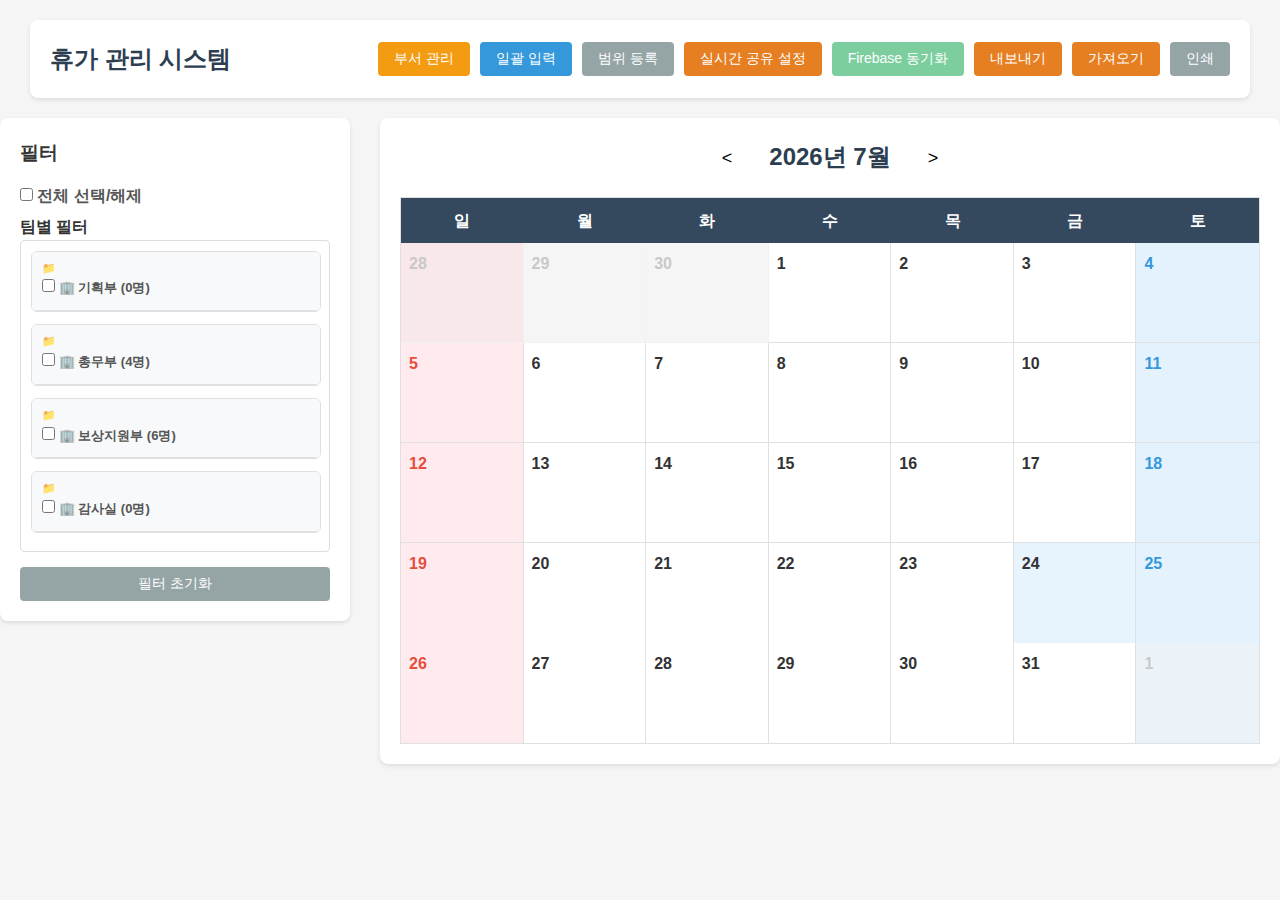
<file: js/index.html>
<!DOCTYPE html>
<html lang="ko">
<head>
    <meta charset="UTF-8">
    <meta name="viewport" content="width=device-width, initial-scale=1.0">
    <title>휴가 관리 시스템</title>
    <link rel="stylesheet" href="css/style.css">
    <link rel="stylesheet" href="css/mobile.css">
</head>
<body>
    <div class="container">
        <header>
            <h1>휴가 관리 시스템</h1>
            <div class="header-controls">
                <button id="employeeManageBtn" class="btn btn-warning">부서 관리</button>
                <button id="batchInputBtn" class="btn btn-primary">일괄 입력</button>
                <button id="batchRegisterBtn" class="btn btn-secondary">범위 등록</button>
                <button id="firebaseSetupBtn" class="btn btn-info">실시간 공유 설정</button>
                <button id="firebaseSyncBtn" class="btn btn-success" disabled>Firebase 동기화</button>
                <button id="exportBtn" class="btn btn-info">내보내기</button>
                <button id="importBtn" class="btn btn-info">가져오기</button>
                <button id="printBtn" class="btn btn-secondary">인쇄</button>
                <input type="file" id="importFile" accept=".json" style="display: none;">
            </div>
        </header>

        <main>
            <div class="main-content-wrapper">
                <!-- 필터링 UI -->
                <div class="filter-controls">
                    <h3>필터</h3>
                    <div class="filter-section">
                        <label><input type="checkbox" id="selectAllFilterEmployees"> 전체 선택/해제</label>
                        <h4>팀별 필터</h4>
                        <div class="checkbox-group" id="teamFilterCheckboxes">
                            <!-- 팀별 체크박스가 여기에 동적으로 추가됩니다 -->
                        </div>
                    </div>
                    <button id="resetFilterBtn" class="btn btn-secondary">필터 초기화</button>
                </div>

                <div class="calendar-container">
                    <div class="calendar-header">
                        <button id="prevMonth" class="nav-btn">&lt;</button>
                        <h2 id="currentMonth"></h2>
                        <button id="nextMonth" class="nav-btn">&gt;</button>
                    </div>
                    <div id="calendar" class="calendar"></div>
                </div>
            </div>
        </main>

        <!-- 개별 휴가 등록 모달 -->
        <div id="vacationModal" class="modal">
            <div class="modal-content">
                <span class="close">&times;</span>
                <h3>휴가 등록</h3>
                <form id="vacationForm">
                    <div class="form-group">
                        <label for="selectedDate">날짜</label>
                        <input type="text" id="selectedDate" readonly>
                    </div>
                    <div class="form-group">
                        <label for="employeeName">직원 이름</label>
                        <select id="employeeName" required>
                            <option value="">선택하세요</option>
                        </select>
                    </div>
                    <div class="form-group">
                        <label for="vacationType">휴가 유형</label>
                        <select id="vacationType" required>
                            <option value="연차">연차휴가</option>
                            <option value="특별">특별휴가</option>
                            <option value="오전">오전반차</option>
                            <option value="오후">오후반차</option>
                        </select>
                    </div>
                    <div class="form-actions">
                        <button type="submit" class="btn btn-primary">등록</button>
                        <button type="button" class="btn btn-secondary" id="cancelVacation">취소</button>
                    </div>
                </form>
            </div>
        </div>

        <!-- 일괄 입력 모달 -->
        <div id="batchInputModal" class="modal">
            <div class="modal-content modal-large">
                <span class="close">&times;</span>
                <h3>휴가 일괄 입력</h3>
                <div class="batch-input-container">
                    <div class="input-section">
                        <h4>입력 형식 예시</h4>
                        <pre class="example">임국단
0701
0702
0806(오후)
0929
1012

김철수
0715(오전)
0820
0821</pre>
                        <textarea id="batchInputText" placeholder="직원명과 휴가 날짜를 입력하세요..." rows="15"></textarea>
                        <button id="parseBatchInput" class="btn btn-primary">파싱하기</button>
                    </div>
                    <div class="preview-section">
                        <h4>파싱 결과 미리보기</h4>
                        <div id="parsePreview"></div>
                        <div class="form-actions">
                            <button id="confirmBatchInput" class="btn btn-success" disabled>등록하기</button>
                            <button id="cancelBatchInput" class="btn btn-secondary">취소</button>
                        </div>
                    </div>
                </div>
            </div>
        </div>

        <!-- 범위 일괄 등록 모달 -->
        <div id="batchRegisterModal" class="modal">
            <div class="modal-content">
                <span class="close">&times;</span>
                <h3>범위 일괄 등록</h3>
                <form id="batchRegisterForm">
                    <div class="form-group">
                        <label>직원 선택</label>
                        <div id="employeeCheckboxes" class="checkbox-group"></div>
                    </div>
                    <div class="form-group">
                        <label for="startDate">시작일</label>
                        <input type="date" id="startDate" required>
                    </div>
                    <div class="form-group">
                        <label for="endDate">종료일</label>
                        <input type="date" id="endDate" required>
                    </div>
                    <div class="form-group">
                        <label for="batchVacationType">휴가 유형</label>
                        <select id="batchVacationType" required>
                            <option value="연차">연차휴가</option>
                            <option value="특별">특별휴가</option>
                            <option value="오전">오전반차</option>
                            <option value="오후">오후반차</option>
                        </select>
                    </div>
                    <div class="form-group">
                        <label for="excludeWeekends">
                            <input type="checkbox" id="excludeWeekends" checked>
                            주말 및 공휴일 제외
                        </label>
                    </div>
                    <div class="form-actions">
                        <button type="submit" class="btn btn-primary">등록</button>
                        <button type="button" class="btn btn-secondary" id="cancelBatchRegister">취소</button>
                    </div>
                </form>
            </div>
        </div>

        <!-- 휴가 수정/삭제 모달 -->
        <div id="editVacationModal" class="modal">
            <div class="modal-content">
                <span class="close">&times;</span>
                <h3>휴가 수정/삭제</h3>
                <div id="editVacationContent"></div>
            </div>
        </div>

        <!-- 다중 월 인쇄 모달 -->
        <div id="multiMonthPrintModal" class="modal">
            <div class="modal-content">
                <span class="close">&times;</span>
                <h3>인쇄 설정</h3>
                <form id="multiMonthPrintForm">
                    <div class="form-group">
                        <label for="printYear">연도 선택</label>
                        <select id="printYear" class="form-control"></select>
                    </div>
                    <div class="form-group">
                        <label>인쇄할 월 선택 (최대 6개월)</label>
                        <div id="monthCheckboxesContainer" class="checkbox-group">
                            <!-- 월 체크박스가 여기에 동적으로 추가됩니다 -->
                        </div>
                    </div>
                    <div class="form-actions">
                        <button type="submit" class="btn btn-primary">인쇄</button>
                        <button type="button" class="btn btn-secondary" id="cancelMultiMonthPrint">취소</button>
                    </div>
                </form>
            </div>
        </div>

        <!-- 직원 관리 모달 -->
        <div id="employeeManageModal" class="modal">
            <div class="modal-content modal-large">
                <span class="close">&times;</span>
                <h3>부서 관리</h3>
                <div class="employee-manage-container">
                    <!-- 상단: 부서, 팀, 직원 추가를 3개 열로 배치 -->
                    <div class="add-controls-row">
                        <div class="add-section">
                            <h4>부서 추가</h4>
                            <form id="departmentAddForm">
                                <div class="form-group">
                                    <input type="text" id="newDepartmentName" placeholder="새 부서 이름" required>
                                    <button type="submit" class="btn btn-primary">부서 추가</button>
                                </div>
                            </form>
                        </div>
                        <div class="add-section">
                            <h4>팀 추가</h4>
                            <form id="teamAddForm">
                                <div class="form-group">
                                    <input type="text" id="newTeamName" placeholder="새 팀 이름" required>
                                    <select id="newTeamDepartment" class="department-select" required>
                                        <option value="">부서 선택</option>
                                    </select>
                                    <button type="submit" class="btn btn-primary">팀 추가</button>
                                </div>
                            </form>
                        </div>
                        <div class="add-section">
                            <h4>직원 추가</h4>
                            <form id="employeeAddForm">
                                <div class="form-group">
                                    <input type="text" id="newEmployeeName" placeholder="직원 이름" required>
                                    <select id="newEmployeeDepartment" class="department-select" required>
                                        <option value="">부서 선택</option>
                                    </select>
                                    <select id="newEmployeeTeam" class="team-select">
                                        <option value="">팀 선택</option>
                                    </select>
                                    <select id="newEmployeeRole" class="role-select" required>
                                        <option value="member">팀원</option>
                                        <option value="leader">팀장</option>
                                        <option value="manager">부장</option>
                                    </select>
                                    <button type="submit" class="btn btn-primary">직원 추가</button>
                                </div>
                            </form>
                        </div>
                    </div>
                    
                    <!-- 하단: 부서 및 직원 관리 전체 공간 활용 -->
                    <div class="manage-section">
                        <h4>부서 및 직원 관리</h4>
                        <div class="combined-list" id="combinedEmployeeList">
                            <!-- 부서, 팀, 직원이 함께 여기에 표시됩니다 -->
                        </div>
                    </div>
                </div>
            </div>
        </div>
    </div>

    <script src="js/holidays.js"></script>
    <script src="js/storage.js"></script>
    <script src="js/firebase-sync.js"></script> <!-- Firebase 동기화 추가 -->
    <script src="js/calendar.js"></script> <!-- vacation.js 보다 먼저 로드 -->
    <script src="js/vacation.js"></script>
    <script src="js/textParser.js"></script>
    <script src="js/print.js"></script>

    <!-- 유틸리티 함수 추가 -->
    <script>
        // 날짜 문자열을 Date 객체로 변환
        function parseDateString(dateStr) {
            return new Date(dateStr);
        }

        // Date 객체를 YYYY-MM-DD 형식으로 변환
        function formatDateToYYYYMMDD(date) {
            const year = date.getFullYear();
            const month = String(date.getMonth() + 1).padStart(2, '0');
            const day = String(date.getDate()).padStart(2, '0');
            return `${year}-${month}-${day}`;
        }
    </script>


    <!-- 모든 스크립트가 로드된 후 애플리케이션 초기화 -->
    <script>
        document.addEventListener('DOMContentLoaded', () => {
            console.log('DOM 로드 완료, 애플리케이션 초기화 시작');
            
            // 정상 초기화 실행
            storage.init();
            
            if (typeof calendar !== 'undefined') {
                calendar.init();
            }
            
            vacationManager.init();
            
            if (typeof textParser !== 'undefined') {
                textParser.init();
            }
            
            // printManager가 있으면 초기화
            if (typeof printManager !== 'undefined') {
                printManager.init();
            }
            
            // Firebase 초기화
            initFirebase();
            
            console.log('애플리케이션 초기화 완료');
        });

        // Firebase 초기화 및 버튼 이벤트
        async function initFirebase() {
            // Firebase 설정 버튼
            document.getElementById('firebaseSetupBtn').addEventListener('click', () => {
                window.location.href = 'firebase-setup.html';
            });

            // Firebase 동기화 버튼
            document.getElementById('firebaseSyncBtn').addEventListener('click', async () => {
                if (firebaseSync.isOnline()) {
                    const success = await firebaseSync.syncToFirebase();
                    if (success) {
                        alert('Firebase에 데이터가 동기화되었습니다!');
                    } else {
                        alert('동기화 실패. 연결 상태를 확인해주세요.');
                    }
                } else {
                    alert('Firebase가 연결되지 않았습니다. 실시간 공유 설정을 확인해주세요.');
                }
            });

            // 자동으로 기본 Firebase 설정으로 연결 시도
            try {
                const connected = await firebaseSync.init(); // 매개변수 없이 호출하면 기본 설정 사용
                
                if (connected) {
                    document.getElementById('firebaseSyncBtn').disabled = false;
                    document.getElementById('firebaseSyncBtn').textContent = 'Firebase 동기화 ✅';
                    
                    // 초기 데이터 로드
                    await firebaseSync.loadFromFirebase();
                    
                    console.log('Firebase 자동 연결 성공! 실시간 동기화가 활성화되었습니다.');
                    
                    // 사용자에게 알림 (선택사항)
                    // alert('실시간 공유가 활성화되었습니다!');
                } else {
                    console.log('Firebase 자동 연결 실패. 로컬 모드로 실행됩니다.');
                }
            } catch (error) {
                console.error('Firebase 자동 연결 실패:', error);
            }
        }

        // storage 함수들을 오버라이드해서 Firebase 동기화 추가
        const originalAddVacation = storage.addVacation;
        storage.addVacation = function(date, employee, type) {
            const result = originalAddVacation.call(this, date, employee, type);
            if (firebaseSync.isOnline()) {
                firebaseSync.syncToFirebase();
            }
            return result;
        };

        const originalRemoveVacation = storage.removeVacation;
        storage.removeVacation = function(date, employee) {
            const result = originalRemoveVacation.call(this, date, employee);
            if (firebaseSync.isOnline()) {
                firebaseSync.syncToFirebase();
            }
            return result;
        };

        const originalSaveEmployees = storage.saveEmployees;
        storage.saveEmployees = function(employees) {
            const result = originalSaveEmployees.call(this, employees);
            if (firebaseSync.isOnline()) {
                firebaseSync.syncToFirebase();
            }
            return result;
        };

        const originalSaveDepartments = storage.saveDepartments;
        storage.saveDepartments = function(departments) {
            const result = originalSaveDepartments.call(this, departments);
            if (firebaseSync.isOnline()) {
                firebaseSync.syncToFirebase();
            }
            return result;
        };
    </script>
</body>
</html>
</file>
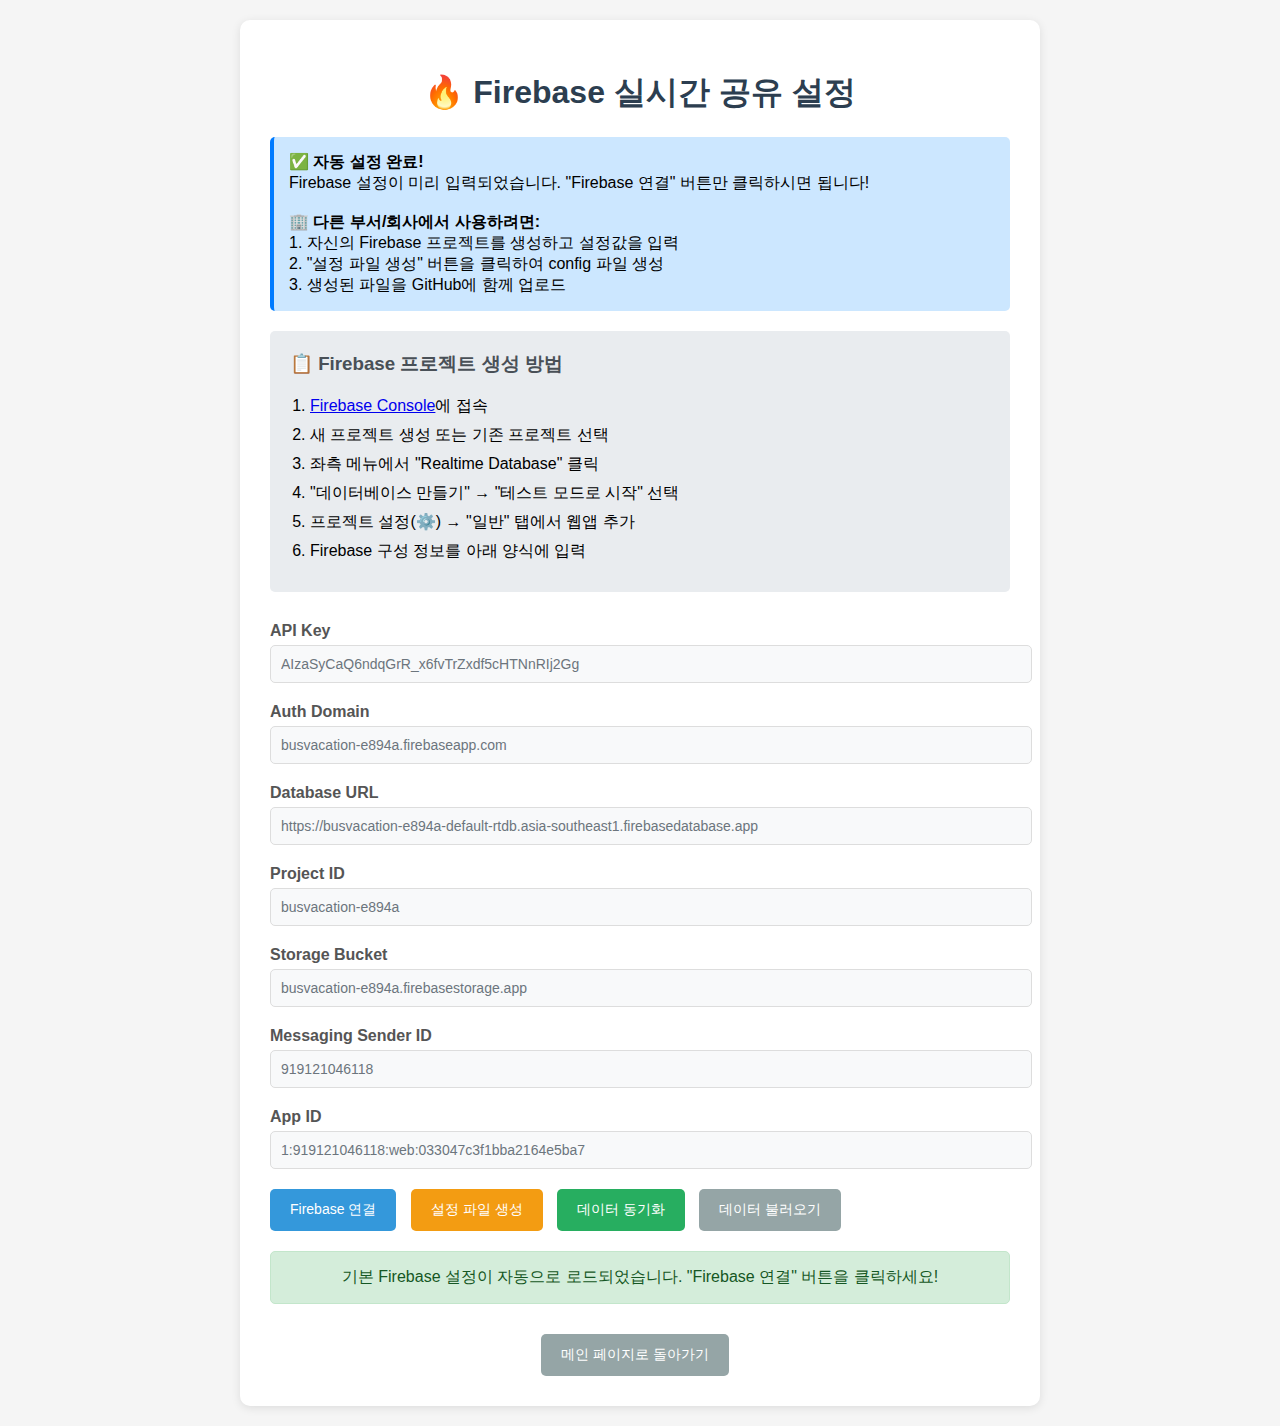
<file: firebase-setup.html>
<!DOCTYPE html>
<html lang="ko">
<head>
    <meta charset="UTF-8">
    <meta name="viewport" content="width=device-width, initial-scale=1.0">
    <title>Firebase 설정</title>
    <style>
        body {
            font-family: -apple-system, BlinkMacSystemFont, 'Segoe UI', sans-serif;
            max-width: 800px;
            margin: 0 auto;
            padding: 20px;
            background-color: #f5f5f5;
        }
        .container {
            background: white;
            padding: 30px;
            border-radius: 10px;
            box-shadow: 0 2px 10px rgba(0,0,0,0.1);
        }
        h1 { color: #2c3e50; text-align: center; }
        .form-group {
            margin-bottom: 20px;
        }
        label {
            display: block;
            margin-bottom: 5px;
            font-weight: bold;
            color: #555;
        }
        input[type="text"] {
            width: 100%;
            padding: 10px;
            border: 1px solid #ddd;
            border-radius: 5px;
            font-size: 14px;
        }
        .btn {
            padding: 12px 20px;
            border: none;
            border-radius: 5px;
            cursor: pointer;
            font-size: 14px;
            margin-right: 10px;
        }
        .btn-primary {
            background-color: #3498db;
            color: white;
        }
        .btn-success {
            background-color: #27ae60;
            color: white;
        }
        .btn-secondary {
            background-color: #95a5a6;
            color: white;
        }
        .btn-warning {
            background-color: #f39c12;
            color: white;
        }
        .status {
            padding: 15px;
            border-radius: 5px;
            margin: 20px 0;
            text-align: center;
        }
        .status.success {
            background-color: #d4edda;
            color: #155724;
            border: 1px solid #c3e6cb;
        }
        .status.error {
            background-color: #f8d7da;
            color: #721c24;
            border: 1px solid #f5c6cb;
        }
        .status.warning {
            background-color: #fff3cd;
            color: #856404;
            border: 1px solid #ffeaa7;
        }
        .instructions {
            background-color: #e9ecef;
            padding: 20px;
            border-radius: 5px;
            margin-bottom: 30px;
        }
        .instructions h3 {
            color: #495057;
            margin-top: 0;
        }
        .instructions ol {
            margin: 10px 0;
            padding-left: 20px;
        }
        .instructions li {
            margin-bottom: 8px;
        }
        .auto-filled {
            background-color: #f8f9fa;
            color: #6c757d;
        }
        .notice {
            background-color: #cce7ff;
            padding: 15px;
            border-radius: 5px;
            margin-bottom: 20px;
            border-left: 4px solid #007bff;
        }
        .code-block {
            background-color: #f4f4f4;
            border: 1px solid #ddd;
            border-radius: 5px;
            padding: 15px;
            margin: 15px 0;
            font-family: 'Courier New', monospace;
            overflow-x: auto;
        }
        .copy-btn {
            background-color: #6c757d;
            color: white;
            border: none;
            padding: 5px 10px;
            border-radius: 3px;
            cursor: pointer;
            font-size: 12px;
            float: right;
        }
        .copy-btn:hover {
            background-color: #5a6268;
        }
    </style>
</head>
<body>
    <div class="container">
        <h1>🔥 Firebase 실시간 공유 설정</h1>
        
        <div class="notice">
            <strong>✅ 자동 설정 완료!</strong><br>
            Firebase 설정이 미리 입력되었습니다. "Firebase 연결" 버튼만 클릭하시면 됩니다!<br>
            <br>
            <strong>🏢 다른 부서/회사에서 사용하려면:</strong><br>
            1. 자신의 Firebase 프로젝트를 생성하고 설정값을 입력<br>
            2. "설정 파일 생성" 버튼을 클릭하여 config 파일 생성<br>
            3. 생성된 파일을 GitHub에 함께 업로드
        </div>
        
        <div class="instructions">
            <h3>📋 Firebase 프로젝트 생성 방법</h3>
            <ol>
                <li><a href="https://console.firebase.google.com/" target="_blank">Firebase Console</a>에 접속</li>
                <li>새 프로젝트 생성 또는 기존 프로젝트 선택</li>
                <li>좌측 메뉴에서 "Realtime Database" 클릭</li>
                <li>"데이터베이스 만들기" → "테스트 모드로 시작" 선택</li>
                <li>프로젝트 설정(⚙️) → "일반" 탭에서 웹앱 추가</li>
                <li>Firebase 구성 정보를 아래 양식에 입력</li>
            </ol>
        </div>

        <form id="firebaseConfigForm">
            <div class="form-group">
                <label for="apiKey">API Key</label>
                <input type="text" id="apiKey" placeholder="AIzaSyC-..." required class="auto-filled">
            </div>
            
            <div class="form-group">
                <label for="authDomain">Auth Domain</label>
                <input type="text" id="authDomain" placeholder="your-project.firebaseapp.com" required class="auto-filled">
            </div>
            
            <div class="form-group">
                <label for="databaseURL">Database URL</label>
                <input type="text" id="databaseURL" placeholder="https://your-project-default-rtdb.firebaseio.com/" required class="auto-filled">
            </div>
            
            <div class="form-group">
                <label for="projectId">Project ID</label>
                <input type="text" id="projectId" placeholder="your-project" required class="auto-filled">
            </div>
            
            <div class="form-group">
                <label for="storageBucket">Storage Bucket</label>
                <input type="text" id="storageBucket" placeholder="your-project.appspot.com" class="auto-filled">
            </div>
            
            <div class="form-group">
                <label for="messagingSenderId">Messaging Sender ID</label>
                <input type="text" id="messagingSenderId" placeholder="123456789" class="auto-filled">
            </div>
            
            <div class="form-group">
                <label for="appId">App ID</label>
                <input type="text" id="appId" placeholder="1:123456789:web:abcdef..." required class="auto-filled">
            </div>

            <button type="submit" class="btn btn-primary">Firebase 연결</button>
            <button type="button" class="btn btn-warning" id="generateConfigFile">설정 파일 생성</button>
            <button type="button" class="btn btn-success" id="syncData" disabled>데이터 동기화</button>
            <button type="button" class="btn btn-secondary" id="loadData" disabled>데이터 불러오기</button>
        </form>

        <div id="status"></div>
        
        <div id="configFileOutput" style="display: none;">
            <h3>📄 생성된 설정 파일 내용</h3>
            <p>아래 내용을 복사하여 <code>config/firebase-config.js</code> 파일로 저장하세요:</p>
            <div class="code-block">
                <button class="copy-btn" onclick="copyConfig()">복사</button>
                <pre id="configContent"></pre>
            </div>
        </div>

        <div style="margin-top: 30px; text-align: center;">
            <button type="button" class="btn btn-secondary" onclick="goToMain()">메인 페이지로 돌아가기</button>
        </div>
    </div>

    <script>
        // 기본 Firebase 설정을 미리 입력
        document.addEventListener('DOMContentLoaded', () => {
            // 기본 Firebase 설정
            const defaultConfig = {
                apiKey: "AIzaSyCaQ6ndqGrR_x6fvTrZxdf5cHTNnRIj2Gg",
                authDomain: "busvacation-e894a.firebaseapp.com",
                databaseURL: "https://busvacation-e894a-default-rtdb.asia-southeast1.firebasedatabase.app",
                projectId: "busvacation-e894a",
                storageBucket: "busvacation-e894a.firebasestorage.app",
                messagingSenderId: "919121046118",
                appId: "1:919121046118:web:033047c3f1bba2164e5ba7"
            };
            
            // 저장된 설정이 있으면 우선 사용, 없으면 기본 설정 사용
            const savedConfig = localStorage.getItem('firebaseConfig');
            const configToUse = savedConfig ? JSON.parse(savedConfig) : defaultConfig;
            
            Object.keys(configToUse).forEach(key => {
                const input = document.getElementById(key);
                if (input) input.value = configToUse[key] || '';
            });
            
            // 기본 설정이 로드되었다는 메시지 표시
            if (!savedConfig) {
                showStatus('기본 Firebase 설정이 자동으로 로드되었습니다. "Firebase 연결" 버튼을 클릭하세요!', 'success');
            }
        });

        // Firebase 설정 폼 제출
        document.getElementById('firebaseConfigForm').addEventListener('submit', async (e) => {
            e.preventDefault();
            
            const config = {
                apiKey: document.getElementById('apiKey').value.trim(),
                authDomain: document.getElementById('authDomain').value.trim(),
                databaseURL: document.getElementById('databaseURL').value.trim(),
                projectId: document.getElementById('projectId').value.trim(),
                storageBucket: document.getElementById('storageBucket').value.trim(),
                messagingSenderId: document.getElementById('messagingSenderId').value.trim(),
                appId: document.getElementById('appId').value.trim()
            };

            // 설정 저장
            localStorage.setItem('firebaseConfig', JSON.stringify(config));
            
            showStatus('Firebase 설정이 저장되었습니다. 메인 페이지에서 연결을 확인하세요.', 'success');
            
            // 버튼 활성화
            document.getElementById('syncData').disabled = false;
            document.getElementById('loadData').disabled = false;
        });

        // 설정 파일 생성
        document.getElementById('generateConfigFile').addEventListener('click', () => {
            const config = {
                apiKey: document.getElementById('apiKey').value.trim(),
                authDomain: document.getElementById('authDomain').value.trim(),
                databaseURL: document.getElementById('databaseURL').value.trim(),
                projectId: document.getElementById('projectId').value.trim(),
                storageBucket: document.getElementById('storageBucket').value.trim(),
                messagingSenderId: document.getElementById('messagingSenderId').value.trim(),
                appId: document.getElementById('appId').value.trim()
            };

            const configFileContent = `// Firebase 설정 파일
// 이 파일은 Firebase 설정 페이지에서 자동으로 생성됩니다.
// 직접 수정하지 마세요.

const FIREBASE_CONFIG = {
    apiKey: "${config.apiKey}",
    authDomain: "${config.authDomain}",
    databaseURL: "${config.databaseURL}",
    projectId: "${config.projectId}",
    storageBucket: "${config.storageBucket}",
    messagingSenderId: "${config.messagingSenderId}",
    appId: "${config.appId}"
};

// 설정이 완료되었는지 확인
const isFirebaseConfigured = () => {
    return FIREBASE_CONFIG.apiKey && FIREBASE_CONFIG.apiKey.length > 0;
};`;

            document.getElementById('configContent').textContent = configFileContent;
            document.getElementById('configFileOutput').style.display = 'block';
            
            showStatus('설정 파일 내용이 생성되었습니다. 복사하여 config/firebase-config.js 파일로 저장하세요.', 'warning');
        });

        // 설정 복사
        function copyConfig() {
            const configText = document.getElementById('configContent').textContent;
            navigator.clipboard.writeText(configText).then(() => {
                showStatus('설정 파일 내용이 클립보드에 복사되었습니다!', 'success');
            }).catch(err => {
                showStatus('복사 실패: ' + err, 'error');
            });
        }

        // 데이터 동기화
        document.getElementById('syncData').addEventListener('click', () => {
            showStatus('메인 페이지에서 "Firebase 동기화" 버튼을 사용하세요.', 'success');
        });

        // 데이터 불러오기
        document.getElementById('loadData').addEventListener('click', () => {
            showStatus('메인 페이지에서 "Firebase에서 불러오기" 버튼을 사용하세요.', 'success');
        });

        // 상태 메시지 표시
        function showStatus(message, type) {
            const statusDiv = document.getElementById('status');
            statusDiv.className = `status ${type}`;
            statusDiv.textContent = message;
        }

        // 메인 페이지로 이동
        function goToMain() {
            window.location.href = 'index.html';
        }
    </script>
</body>
</html>
</file>
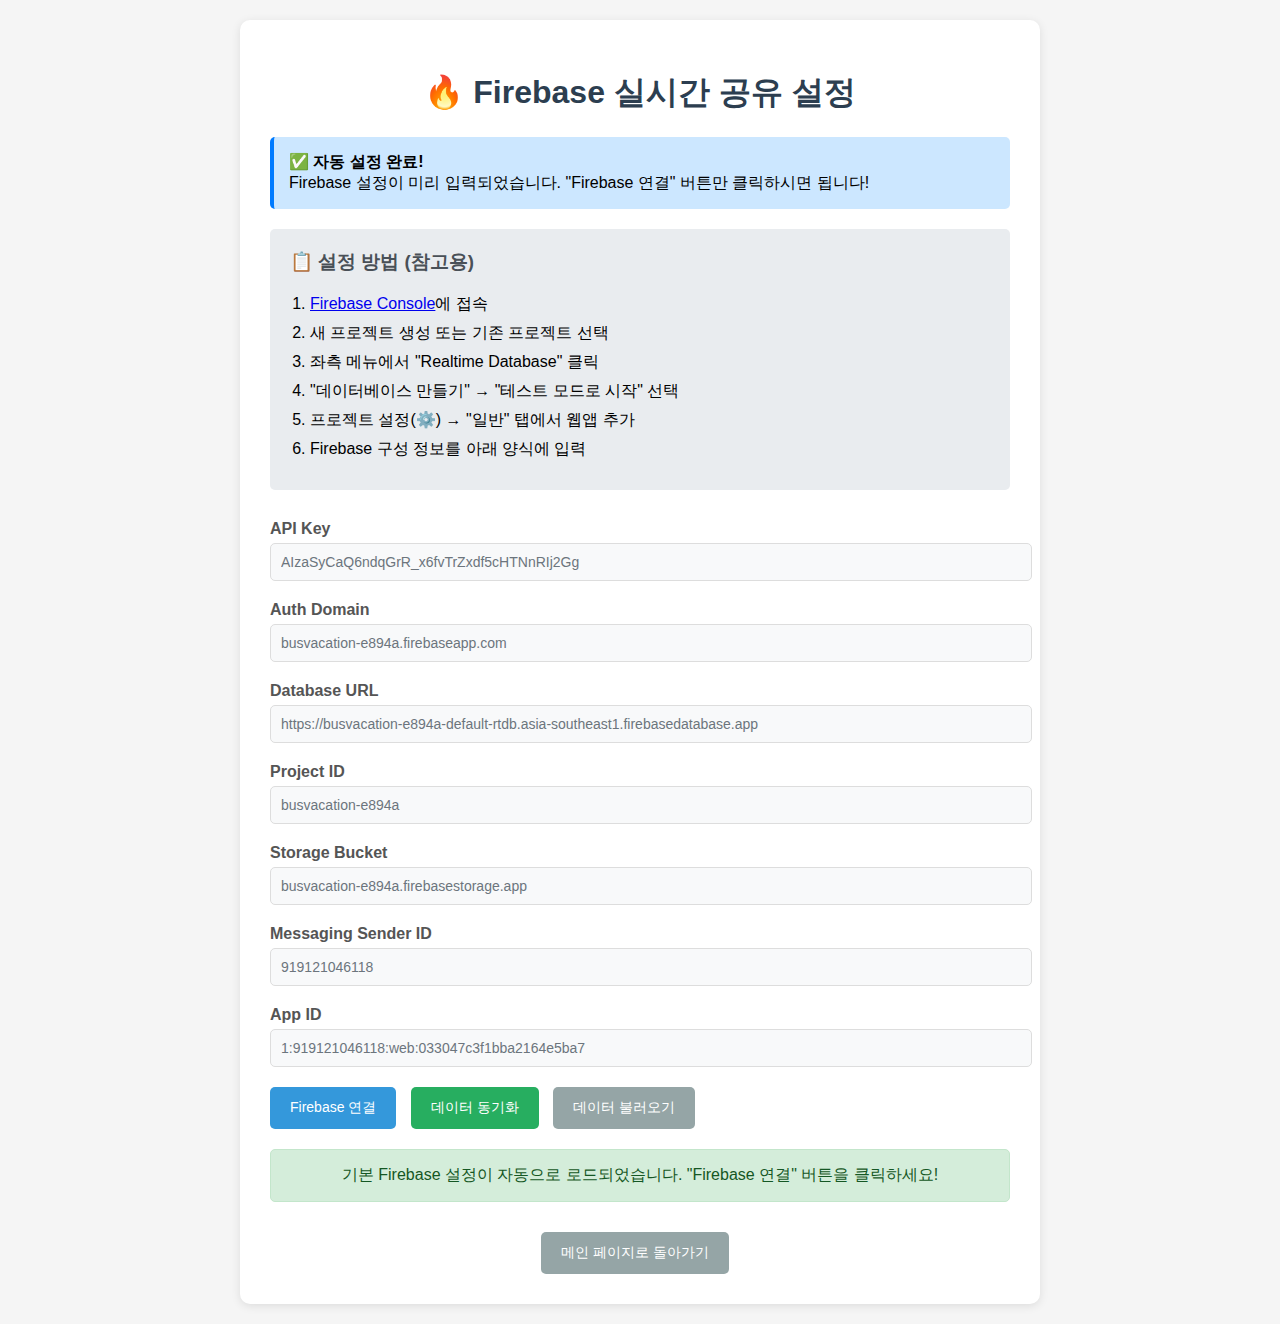
<file: js/firebase-setup.html>
<!DOCTYPE html>
<html lang="ko">
<head>
    <meta charset="UTF-8">
    <meta name="viewport" content="width=device-width, initial-scale=1.0">
    <title>Firebase 설정</title>
    <style>
        body {
            font-family: -apple-system, BlinkMacSystemFont, 'Segoe UI', sans-serif;
            max-width: 800px;
            margin: 0 auto;
            padding: 20px;
            background-color: #f5f5f5;
        }
        .container {
            background: white;
            padding: 30px;
            border-radius: 10px;
            box-shadow: 0 2px 10px rgba(0,0,0,0.1);
        }
        h1 { color: #2c3e50; text-align: center; }
        .form-group {
            margin-bottom: 20px;
        }
        label {
            display: block;
            margin-bottom: 5px;
            font-weight: bold;
            color: #555;
        }
        input[type="text"] {
            width: 100%;
            padding: 10px;
            border: 1px solid #ddd;
            border-radius: 5px;
            font-size: 14px;
        }
        .btn {
            padding: 12px 20px;
            border: none;
            border-radius: 5px;
            cursor: pointer;
            font-size: 14px;
            margin-right: 10px;
        }
        .btn-primary {
            background-color: #3498db;
            color: white;
        }
        .btn-success {
            background-color: #27ae60;
            color: white;
        }
        .btn-secondary {
            background-color: #95a5a6;
            color: white;
        }
        .status {
            padding: 15px;
            border-radius: 5px;
            margin: 20px 0;
            text-align: center;
        }
        .status.success {
            background-color: #d4edda;
            color: #155724;
            border: 1px solid #c3e6cb;
        }
        .status.error {
            background-color: #f8d7da;
            color: #721c24;
            border: 1px solid #f5c6cb;
        }
        .instructions {
            background-color: #e9ecef;
            padding: 20px;
            border-radius: 5px;
            margin-bottom: 30px;
        }
        .instructions h3 {
            color: #495057;
            margin-top: 0;
        }
        .instructions ol {
            margin: 10px 0;
            padding-left: 20px;
        }
        .instructions li {
            margin-bottom: 8px;
        }
        .auto-filled {
            background-color: #f8f9fa;
            color: #6c757d;
        }
        .notice {
            background-color: #cce7ff;
            padding: 15px;
            border-radius: 5px;
            margin-bottom: 20px;
            border-left: 4px solid #007bff;
        }
    </style>
</head>
<body>
    <div class="container">
        <h1>🔥 Firebase 실시간 공유 설정</h1>
        
        <div class="notice">
            <strong>✅ 자동 설정 완료!</strong><br>
            Firebase 설정이 미리 입력되었습니다. "Firebase 연결" 버튼만 클릭하시면 됩니다!
        </div>
        
        <div class="instructions">
            <h3>📋 설정 방법 (참고용)</h3>
            <ol>
                <li><a href="https://console.firebase.google.com/" target="_blank">Firebase Console</a>에 접속</li>
                <li>새 프로젝트 생성 또는 기존 프로젝트 선택</li>
                <li>좌측 메뉴에서 "Realtime Database" 클릭</li>
                <li>"데이터베이스 만들기" → "테스트 모드로 시작" 선택</li>
                <li>프로젝트 설정(⚙️) → "일반" 탭에서 웹앱 추가</li>
                <li>Firebase 구성 정보를 아래 양식에 입력</li>
            </ol>
        </div>

        <form id="firebaseConfigForm">
            <div class="form-group">
                <label for="apiKey">API Key</label>
                <input type="text" id="apiKey" placeholder="AIzaSyC-..." required class="auto-filled">
            </div>
            
            <div class="form-group">
                <label for="authDomain">Auth Domain</label>
                <input type="text" id="authDomain" placeholder="your-project.firebaseapp.com" required class="auto-filled">
            </div>
            
            <div class="form-group">
                <label for="databaseURL">Database URL</label>
                <input type="text" id="databaseURL" placeholder="https://your-project-default-rtdb.firebaseio.com/" required class="auto-filled">
            </div>
            
            <div class="form-group">
                <label for="projectId">Project ID</label>
                <input type="text" id="projectId" placeholder="your-project" required class="auto-filled">
            </div>
            
            <div class="form-group">
                <label for="storageBucket">Storage Bucket</label>
                <input type="text" id="storageBucket" placeholder="your-project.appspot.com" class="auto-filled">
            </div>
            
            <div class="form-group">
                <label for="messagingSenderId">Messaging Sender ID</label>
                <input type="text" id="messagingSenderId" placeholder="123456789" class="auto-filled">
            </div>
            
            <div class="form-group">
                <label for="appId">App ID</label>
                <input type="text" id="appId" placeholder="1:123456789:web:abcdef..." required class="auto-filled">
            </div>

            <button type="submit" class="btn btn-primary">Firebase 연결</button>
            <button type="button" class="btn btn-success" id="syncData" disabled>데이터 동기화</button>
            <button type="button" class="btn btn-secondary" id="loadData" disabled>데이터 불러오기</button>
        </form>

        <div id="status"></div>

        <div style="margin-top: 30px; text-align: center;">
            <button type="button" class="btn btn-secondary" onclick="goToMain()">메인 페이지로 돌아가기</button>
        </div>
    </div>

    <script>
        // 기본 Firebase 설정을 미리 입력
        document.addEventListener('DOMContentLoaded', () => {
            // 기본 Firebase 설정
            const defaultConfig = {
                apiKey: "AIzaSyCaQ6ndqGrR_x6fvTrZxdf5cHTNnRIj2Gg",
                authDomain: "busvacation-e894a.firebaseapp.com",
                databaseURL: "https://busvacation-e894a-default-rtdb.asia-southeast1.firebasedatabase.app",
                projectId: "busvacation-e894a",
                storageBucket: "busvacation-e894a.firebasestorage.app",
                messagingSenderId: "919121046118",
                appId: "1:919121046118:web:033047c3f1bba2164e5ba7"
            };
            
            // 저장된 설정이 있으면 우선 사용, 없으면 기본 설정 사용
            const savedConfig = localStorage.getItem('firebaseConfig');
            const configToUse = savedConfig ? JSON.parse(savedConfig) : defaultConfig;
            
            Object.keys(configToUse).forEach(key => {
                const input = document.getElementById(key);
                if (input) input.value = configToUse[key] || '';
            });
            
            // 기본 설정이 로드되었다는 메시지 표시
            if (!savedConfig) {
                showStatus('기본 Firebase 설정이 자동으로 로드되었습니다. "Firebase 연결" 버튼을 클릭하세요!', 'success');
            }
        });

        // Firebase 설정 폼 제출
        document.getElementById('firebaseConfigForm').addEventListener('submit', async (e) => {
            e.preventDefault();
            
            const config = {
                apiKey: document.getElementById('apiKey').value.trim(),
                authDomain: document.getElementById('authDomain').value.trim(),
                databaseURL: document.getElementById('databaseURL').value.trim(),
                projectId: document.getElementById('projectId').value.trim(),
                storageBucket: document.getElementById('storageBucket').value.trim(),
                messagingSenderId: document.getElementById('messagingSenderId').value.trim(),
                appId: document.getElementById('appId').value.trim()
            };

            // 설정 저장
            localStorage.setItem('firebaseConfig', JSON.stringify(config));
            
            showStatus('Firebase 설정이 저장되었습니다. 메인 페이지에서 연결을 확인하세요.', 'success');
            
            // 버튼 활성화
            document.getElementById('syncData').disabled = false;
            document.getElementById('loadData').disabled = false;
        });

        // 데이터 동기화
        document.getElementById('syncData').addEventListener('click', () => {
            showStatus('메인 페이지에서 "Firebase 동기화" 버튼을 사용하세요.', 'success');
        });

        // 데이터 불러오기
        document.getElementById('loadData').addEventListener('click', () => {
            showStatus('메인 페이지에서 "Firebase에서 불러오기" 버튼을 사용하세요.', 'success');
        });

        // 상태 메시지 표시
        function showStatus(message, type) {
            const statusDiv = document.getElementById('status');
            statusDiv.className = `status ${type}`;
            statusDiv.textContent = message;
        }

        // 메인 페이지로 이동
        function goToMain() {
            window.location.href = 'index.html';
        }
    </script>
</body>
</html>
</file>
<file: js/css/style.css>
/* 기본 스타일 초기화 */
* {
    margin: 0;
    padding: 0;
    box-sizing: border-box;
}

body {
    font-family: -apple-system, BlinkMacSystemFont, 'Segoe UI', 'Noto Sans KR', sans-serif;
    background-color: #f5f5f5;
    color: #333;
    line-height: 1.6;
    padding: 20px 0; /* 수직 패딩만 유지 */
}

.container {
    max-width: 1600px; /* 1520px → 1600px로 증가 */
    margin: 0 auto;
    padding: 0 30px; /* 좌우 여백 20px → 30px로 증가 */
}

/* 헤더 스타일 */
header {
    background-color: #fff;
    padding: 20px;
    border-radius: 8px;
    box-shadow: 0 2px 4px rgba(0, 0, 0, 0.1);
    margin-bottom: 20px;
    display: flex;
    justify-content: space-between;
    align-items: center;
    flex-wrap: wrap;
    /* 너비를 제거하여 container에 맞게 유동적으로 조정 */
}

h1 {
    color: #2c3e50;
    font-size: 24px;
}

.header-controls {
    display: flex;
    gap: 10px;
    align-items: center; /* 버튼 정렬 */
}

/* --- 탐색 버튼 크기 조정 --- */
.nav-btn {
    font-size: 18px !important; /* 폰트 크기 증가 */
    padding: 8px 12px !important; /* 패딩 증가 */
    line-height: 1; /* 라인 높이 조정 */
    background: none;
    border: none;
    cursor: pointer;
}

/* 달력 헤더 (탐색 버튼 위치 수정) */
.calendar-header {
    display: flex;
    justify-content: center; /* 중앙 정렬 */
    align-items: center;
    margin-bottom: 20px;
    gap: 25px; /* 버튼과 제목 사이 간격 */
}

#currentMonth {
    font-size: 24px;
    font-weight: bold;
    color: #2c3e50;
}

/* --- 필터 및 달력 정렬 조정 --- */
.main-content-wrapper {
    display: flex;
    gap: 30px; /* Gap between filter and calendar */
    align-items: flex-start; /* Align items to the top */
    /* justify-content를 center로 변경하여 전체 중앙 정렬 */
    justify-content: center; 
    max-width: 1600px; /* 최대 너비 설정 */
    margin: 0 auto; /* 중앙 정렬 */
    padding: 0 20px; /* 좌우 여백 추가 */
}

/* 필터 컨트롤 */
.filter-controls {
    display: flex;
    flex-direction: column;
    gap: 15px;
    padding: 20px;
    background-color: #fff;
    border-radius: 8px;
    box-shadow: 0 2px 4px rgba(0,0,0,0.1);
    /* 고정 너비 설정 */
    width: 350px; /* 너비 더 확장 300px → 350px */
    flex-shrink: 0; /* 너비가 줄어들지 않도록 설정 */
    height: fit-content;
    max-height: 95vh; /* 최대 높이 더 증가 90vh → 95vh */
    overflow-y: auto;
    overflow-x: hidden; /* 가로 스크롤 숨김 */
    position: sticky; /* 스크롤 시 고정 */
    top: 20px; /* 상단에서 20px 떨어진 위치에 고정 */
}

/* 필터 스크롤바 스타일 */
.filter-controls::-webkit-scrollbar {
    width: 8px;
}

.filter-controls::-webkit-scrollbar-track {
    background: #f1f1f1;
    border-radius: 4px;
}

.filter-controls::-webkit-scrollbar-thumb {
    background: #888;
    border-radius: 4px;
}

.filter-controls::-webkit-scrollbar-thumb:hover {
    background: #555;
}

.filter-controls .form-group {
    margin-bottom: 0;
    width: 100%; /* 너비 100% */
}

.filter-controls select {
    width: 100%;
    padding: 8px;
    border: 1px solid #ddd;
    border-radius: 4px;
    font-size: 14px;
}

.filter-controls .btn {
    padding: 8px 16px;
    width: 100%; /* 너비 100% */
}

/* 달력 컨테이너 */
.calendar-container {
    background-color: #fff;
    border-radius: 8px;
    box-shadow: 0 2px 4px rgba(0, 0, 0, 0.1);
    padding: 20px;
    /* 유동적 너비 설정 - 필터와 갭을 제외한 나머지 공간 활용 */
    flex: 1; /* 남은 공간을 모두 차지 */
    min-width: 900px; /* 최소 너비 보장 */
    max-width: 1200px; /* 최대 너비 제한 */
}

/* 버튼 스타일 */
.btn {
    padding: 8px 16px;
    border: none;
    border-radius: 4px;
    cursor: pointer;
    font-size: 14px;
    transition: background-color 0.3s;
}

.btn-primary {
    background-color: #3498db;
    color: white;
}

.btn-primary:hover {
    background-color: #2980b9;
}

.btn-secondary {
    background-color: #95a5a6;
    color: white;
}

.btn-secondary:hover {
    background-color: #7f8c8d;
}

.btn-success {
    background-color: #27ae60;
    color: white;
}

.btn-success:hover {
    background-color: #229954;
}

.btn-info {
    background-color: #e67e22;
    color: white;
}

.btn-info:hover {
    background-color: #d35400;
}

.btn-warning {
    background-color: #f39c12;
    color: white;
}

.btn-warning:hover {
    background-color: #e67e22;
}

.btn-danger {
    background-color: #e74c3c;
    color: white;
}

.btn-danger:hover {
    background-color: #c0392b;
}

.btn:disabled {
    opacity: 0.6;
    cursor: not-allowed;
}

/* 달력 그리드 */
.calendar {
    display: grid;
    grid-template-columns: repeat(7, 1fr);
    gap: 0; /* 셀 간격 제거 */
    border: 1px solid #e0e0e0;
}

.calendar-cell {
    background-color: white;
    min-height: 100px; /* 최소 높이 유지 */
    padding: 8px;
    cursor: pointer;
    position: relative;
    transition: background-color 0.2s;
    display: flex;
    flex-direction: column;
    border-right: 1px solid #e0e0e0; /* 셀 경계선 추가 */
    border-bottom: 1px solid #e0e0e0; /* 셀 경계선 추가 */
}

.calendar-cell:nth-child(7n) {
    border-right: none; /* 각 줄의 마지막 셀 오른쪽 경계선 제거 */
}

.calendar-cell:nth-child(n+29) {
    border-bottom: none; /* 마지막 줄 셀 아래쪽 경계선 제거 */
}

.calendar-cell:hover {
    background-color: #f8f9fa;
}

.calendar-header-cell {
    background-color: #34495e;
    color: white;
    padding: 10px;
    text-align: center;
    font-weight: bold;
}

.date-number {
    font-weight: bold;
}

.date-number-container {
    display: flex;
    align-items: baseline;
    gap: 4px;
    margin-bottom: 4px;
}

.holiday-name {
    font-size: 10px;
    white-space: nowrap;
}

.sunday {
    background-color: #ffebee; /* 일요일 연한 빨간색 배경 */
}

.sunday .date-number {
    color: #e74c3c;
}

.saturday {
    background-color: #e3f2fd; /* 토요일 연한 파란색 배경 */
}

.saturday .date-number {
    color: #3498db;
}

.holiday .date-number {
    color: #e74c3c;
}

.memorial-day .date-number {
    color: #333;
}

.other-month {
    opacity: 0.4; /* 투명도 조정 */
    background-color: #e8e8e8; /* 조금 더 짙은 회색 배경 */
}

.other-month .date-number {
    color: #777; /* 날짜 숫자도 더 짙은 회색 */
}

/* 다른 월 + 일요일 조합 */
.other-month.sunday {
    background-color: #eec8ca; /* 빨간색과 회색을 섮은 색 */
}

/* 다른 월 + 토요일 조합 */
.other-month.saturday {
    background-color: #d0e3ee; /* 파란색과 회색을 섮은 색 */
}

.today {
    background-color: #e8f4fd;
}

/* 휴가 표시 스타일 */
.vacations {
    flex-grow: 1;
    position: relative;
    display: flex;
    flex-direction: column;
    gap: 3px; /* 2px → 3px로 증가하여 겹침 방지 */
}

.vacation-row {
    height: 20px; /* 18px → 20px로 증가하여 더 명확한 구분 */
    position: relative;
}

.vacation-block {
    position: absolute;
    top: 0;
    height: 100%;
    color: white;
    font-size: 14px; /* 폰트 크기 12px → 14px로 증가 */
    font-weight: 600; /* 폰트 굵기 500 → 600으로 증가 */
    line-height: 20px; /* 행 높이와 일치시켜 수직 중앙 정렬 */
    cursor: pointer;
    box-sizing: border-box;
    overflow: hidden;
    white-space: nowrap;
    text-overflow: ellipsis;
    padding: 0 4px; /* 좌우 텍스트 여백 줄임 */
    text-align: center; /* 텍스트 중앙 정렬 추가 */
}

.vacation-block-full {
    left: 0;
    width: 100%;
}

.vacation-block-am {
    left: 0;
    width: 50%;
}

.vacation-block-pm {
    left: 50%; /* 오후반차는 오른쪽 50%에 위치 */
    width: 50%;
}

/* 연속 휴가의 경우 셀 전체를 채우도록 수정 */
.vacation-block-start.vacation-block-full {
    left: 0 !important;
    width: 100% !important;
    right: auto !important;
}

.vacation-block-middle.vacation-block-full {
    left: 0 !important;
    right: 0 !important;
    width: auto !important;
}

.vacation-block-end.vacation-block-full {
    right: 0 !important;
    width: 100% !important;
    left: auto !important;
}

/* 연속 휴가 막대의 시작 부분 - 셀 경계에 맞닿게 */
.vacation-block-start {
    border-top-left-radius: 9px;
    border-bottom-left-radius: 9px;
}

.vacation-block-start.vacation-block-full {
    left: 0; /* 종일 휴가인 경우에만 왼쪽 끝에 맞닿게 */
}

/* 연속 휴가 막대의 끝 부분 - 셀 경계에 맞닿게 */
.vacation-block-end {
    border-top-right-radius: 9px;
    border-bottom-right-radius: 9px;
}

.vacation-block-end.vacation-block-full {
    right: 0; /* 종일 휴가인 경우에만 오른쪽 끝에 맞닿게 */
}

/* 연속 휴가 막대의 중간 부분 - 양쪽 셀 경계에 맞닿게 */
.vacation-block-middle {
    /* 기본적으로는 위치 변경하지 않음 */
}

.vacation-block-middle.vacation-block-full {
    left: 0;
    right: 0;
    width: auto; /* width: 100% 대신 auto 사용 */
}

/* 한 칸짜리 휴가 (시작과 끝이 같음) */
.vacation-block-single {
    border-radius: 9px;
}

/* 직원 관리 스타일 - 컴팩트한 레이아웃 */
.employee-manage-container {
    display: flex;
    flex-direction: column;
    gap: 20px;
}

/* 상단: 팀 추가와 직원 추가 가로 배치 */
.add-controls-row {
    display: grid;
    grid-template-columns: 1fr 1fr 1fr;
    gap: 15px;
    align-items: flex-start;
}

.add-section {
    background-color: #f8f9fa;
    border: 1px solid #e9ecef;
    border-radius: 8px;
    padding: 12px;
}

.add-section h4 {
    margin-top: 0;
    margin-bottom: 10px;
    font-size: 14px;
    color: #495057;
}

.add-section .form-group {
    display: flex;
    flex-direction: column;
    gap: 8px;
}

.add-section input,
.add-section select {
    padding: 6px 8px;
    border: 1px solid #ced4da;
    border-radius: 4px;
    font-size: 12px;
}

.add-section button {
    padding: 6px 12px;
    font-size: 12px;
}

/* 하단: 팀 및 직원 관리 섹션 */
.manage-section {
    background-color: #f8f9fa;
    border: 1px solid #e9ecef;
    border-radius: 8px;
    padding: 15px;
}

.manage-section h4 {
    margin-top: 0;
    margin-bottom: 15px;
    font-size: 16px;
    color: #495057;
    border-bottom: 2px solid #dee2e6;
    padding-bottom: 8px;
}

/* 팀과 직원을 함께 표시하는 통합 리스트 */
.combined-list {
    display: flex;
    flex-direction: column;
    gap: 8px;
    max-height: 350px;
    overflow-y: auto;
    padding-right: 10px;
}

/* 팀 아이템 스타일 */
.team-item {
    display: flex;
    justify-content: space-between;
    align-items: center;
    padding: 10px;
    background-color: #e3f2fd;
    border: 2px solid #2196f3;
    border-radius: 6px;
    font-weight: bold;
    margin-bottom: 4px;
}

.team-info {
    display: flex;
    align-items: center;
    gap: 8px;
    color: #1976d2;
}

.team-count {
    font-size: 12px;
    color: #666;
    font-weight: normal;
}

.team-item-controls {
    display: flex;
    gap: 4px;
}

.team-item .btn {
    padding: 4px 8px;
    font-size: 11px;
}

/* 직원 그룹 스타일 */
.employee-group {
    display: grid;
    grid-template-columns: 1fr;
    gap: 4px;
    margin-left: 20px;
    margin-bottom: 12px;
    padding-left: 15px;
    border-left: 3px solid #e3f2fd;
}

/* 팀 멤버 스타일 */
.team-member {
    background-color: #fafafa;
    border-left: 4px solid #2196f3;
}

/* 팀 관리와 직원 관리를 가로로 배치 */
.management-row {
    display: flex;
    gap: 20px;
    align-items: flex-start;
}

.employee-section {
    background-color: #f8f9fa;
    border: 1px solid #e9ecef;
    border-radius: 8px;
    padding: 15px; /* 패딩 감소 */
    flex: 1; /* 동일한 너비로 분할 */
}

.employee-section h4 {
    margin-top: 0;
    margin-bottom: 10px; /* 마진 감소 */
    border-bottom: 2px solid #dee2e6;
    padding-bottom: 8px;
    font-size: 16px;
}

/* 팀 및 직원 목록을 2열로 표시 */
.employee-list, #teamList {
    max-height: 150px; /* 높이 더 감소 */
    overflow-y: auto;
    padding-right: 10px;
    display: grid;
    grid-template-columns: 1fr 1fr; /* 2열 그리드 */
    gap: 6px; /* 간격 더 감소 */
}

.employee-item, .team-item {
    display: flex;
    justify-content: space-between;
    align-items: center;
    padding: 6px;
    background-color: #fff;
    border: 1px solid #ddd;
    border-radius: 3px;
    transition: box-shadow 0.2s, border-color 0.2s;
    font-size: 12px;
    margin-left: 0; /* 팀 아래 직원들을 구분하기 위해 */
}

/* 팀 아래 직원들은 살짝 들여쓰기 */
.team-item + .employee-item,
.employee-item + .employee-item {
    margin-left: 20px;
    background-color: #fafafa;
}

.employee-item:hover, .team-item:hover {
    box-shadow: 0 2px 5px rgba(0,0,0,0.08);
    border-color: #c7c7c7;
}

.employee-info {
    display: flex;
    align-items: center;
    gap: 6px; /* 간격 더 감소 */
    min-width: 0;
    flex: 1; /* 공간 적극 활용 */
}

.employee-info span {
    overflow: hidden;
    text-overflow: ellipsis;
    white-space: nowrap;
}

.employee-item-controls, .team-item-controls {
    display: flex;
    align-items: center;
    gap: 4px; /* 간격 더 감소 */
    flex-shrink: 0;
}

.employee-color-picker {
    -webkit-appearance: none;
    -moz-appearance: none;
    appearance: none;
    width: 20px; /* 크기 감소 */
    height: 20px;
    padding: 0;
    border: 1px solid #ccc;
    border-radius: 4px;
    cursor: pointer;
}

.employee-color-picker::-webkit-color-swatch {
    border-radius: 3px;
    border: none;
}

.employee-color-picker::-moz-color-swatch {
    border-radius: 3px;
    border: none;
}

.employee-team-select {
    padding: 3px 4px; /* 패딩 더 감소 */
    border: 1px solid #ddd;
    border-radius: 3px;
    font-size: 10px; /* 폰트 크기 더 감소 */
    background-color: #fff;
    max-width: 70px; /* 최대 너비 더 제한 */
}

/* 폼 그룹 스타일 */
#employeeAddForm .form-group,
#teamAddForm .form-group {
    display: flex;
    gap: 8px;
    align-items: center;
    flex-wrap: wrap;
    margin-bottom: 10px;
}

#employeeAddForm input[type="text"],
#teamAddForm input[type="text"] {
    flex: 1;
    min-width: 120px;
    padding: 6px 8px;
    font-size: 12px;
}

#employeeAddForm .team-select {
    flex-shrink: 0;
    min-width: 100px;
    padding: 6px 8px;
    font-size: 12px;
}

#employeeAddForm button,
#teamAddForm button {
    flex-shrink: 0;
    white-space: nowrap;
    padding: 6px 12px;
    font-size: 12px;
}

/* 버튼 크기 감소 */
.employee-item .btn, .team-item .btn {
    padding: 4px 8px;
    font-size: 11px;
}

/* 모달 스타일 */
.modal {
    display: none;
    position: fixed;
    z-index: 1000;
    left: 0;
    top: 0;
    width: 100%;
    height: 100%;
    background-color: rgba(0, 0, 0, 0.5);
}

.modal-content {
    background-color: #fff;
    margin: 30px auto; /* 마진 감소 */
    padding: 20px;
    border-radius: 8px;
    width: 90%;
    max-width: 500px;
    max-height: 85vh; /* 최대 높이 제한 추가 */
    overflow-y: auto; /* 스크롤 가능하게 */
    position: relative;
    animation: modalFadeIn 0.3s;
}

.modal-large {
    max-width: 900px;
    max-height: 90vh; /* 대형 모달도 높이 제한 */
    overflow-y: auto; /* 스크롤 가능 */
}

@keyframes modalFadeIn {
    from {
        opacity: 0;
        transform: translateY(-20px);
    }
    to {
        opacity: 1;
        transform: translateY(0);
    }
}

.close {
    position: absolute;
    right: 20px;
    top: 20px;
    font-size: 28px;
    font-weight: bold;
    color: #aaa;
    cursor: pointer;
}

.close:hover {
    color: #000;
}

/* 폼 스타일 */
.form-group {
    margin-bottom: 15px;
}

label {
    display: block;
    margin-bottom: 5px;
    font-weight: bold;
    color: #555;
}

input[type="text"],
input[type="date"],
select,
textarea {
    width: 100%;
    padding: 8px;
    border: 1px solid #ddd;
    border-radius: 4px;
    font-size: 14px;
}

input[readonly] {
    background-color: #f0f0f0;
}

textarea {
    resize: vertical;
    font-family: 'Courier New', monospace;
}

.checkbox-group {
    display: grid;
    grid-template-columns: repeat(auto-fill, minmax(150px, 1fr));
    gap: 10px;
    max-height: 200px;
    overflow-y: auto;
    padding: 10px;
    border: 1px solid #ddd;
    border-radius: 4px;
}

.form-actions {
    display: flex;
    gap: 10px;
    justify-content: flex-end;
    margin-top: 20px;
}

/* 일괄 입력 스타일 */
.batch-input-container {
    display: grid;
    grid-template-columns: 1fr 1fr;
    gap: 20px;
}

.input-section,
.preview-section {
    padding: 10px;
}

.example {
    background-color: #f8f9fa;
    padding: 10px;
    border-radius: 4px;
    margin-bottom: 10px;
    font-size: 12px;
    color: #666;
}

#parsePreview {
    min-height: 200px;
    max-height: 400px;
    overflow-y: auto;
    border: 1px solid #ddd;
    border-radius: 4px;
    padding: 10px;
    background-color: #f8f9fa;
}

.parse-item {
    margin-bottom: 10px;
    padding: 8px;
    background-color: white;
    border-radius: 4px;
}

.parse-error {
    color: #e74c3c;
    background-color: #ffebee;
}

.parse-success {
    color: #27ae60;
}

/* 필터 UI 스타일 개선 */
.filter-team-group {
    margin-bottom: 12px;
    border: 1px solid #e0e0e0;
    border-radius: 6px;
    background-color: #fafafa;
    padding: 8px;
}

.filter-team-group > label {
    font-weight: bold;
    color: #1976d2;
    display: block;
    margin-bottom: 6px;
    padding: 4px;
    background-color: #e3f2fd;
    border-radius: 4px;
}

.filter-employee-list {
    margin-left: 20px;
    padding-left: 10px;
    border-left: 3px solid #e3f2fd;
}

.filter-employee-list label {
    display: block;
    margin-bottom: 3px;
    padding: 2px 4px;
    border-radius: 3px;
    transition: background-color 0.2s;
}

.filter-employee-list label:hover {
    background-color: #f0f0f0;
}

/* 개선된 직원 관리 UI */
.employee-group {
    display: grid;
    grid-template-columns: repeat(auto-fill, minmax(280px, 1fr));
    gap: 6px;
    margin-left: 20px;
    margin-bottom: 15px;
    padding: 8px;
    background-color: #f9f9f9;
    border-radius: 4px;
    border-left: 3px solid #2196f3;
}

.employee-item.team-member {
    background-color: white;
    border: 1px solid #ddd;
    border-radius: 4px;
    padding: 8px;
    margin-left: 0;
}

.team-count {
    font-size: 12px;
    color: #666;
    font-weight: normal;
}

/* 필터 개선 스타일 */
.filter-section .checkbox-group {
    display: flex;
    flex-direction: column;
    gap: 4px;
    max-height: 60vh; /* 최대 높이 대폭 증가 */
    overflow-y: auto;
    padding-right: 8px;
}

.filter-team-item {
    display: flex;
    flex-direction: column;
    margin-bottom: 8px;
}

.filter-team-header {
    display: flex;
    align-items: center;
    gap: 6px;
    font-weight: bold;
    color: #1976d2;
    padding: 6px;
    background-color: #e3f2fd;
    border-radius: 4px;
    margin-bottom: 4px;
}

.filter-employee-items {
    margin-left: 20px;
    display: flex;
    flex-direction: column;
    gap: 2px;
    border-left: 3px solid #e3f2fd;
    padding-left: 8px;
}

.filter-employee-item {
    display: flex;
    align-items: center;
    gap: 6px;
    padding: 3px 6px;
    border-radius: 3px;
    transition: background-color 0.2s;
}

.filter-employee-item:hover {
    background-color: #f0f0f0;
}

.filter-employee-item .employee-icon {
    font-size: 12px;
}

/* 부서별 조직 구조 스타일 */
.department-item {
    margin: 12px 0;
    padding: 12px;
    background-color: #f8f9fa;
    border-radius: 8px;
    border-left: 4px solid #007bff;
}

.department-info {
    display: flex;
    align-items: center;
    gap: 8px;
    font-size: 16px;
    font-weight: bold;
    color: #0056b3;
    margin-bottom: 8px;
}

.dept-count {
    font-size: 14px;
    color: #6c757d;
    font-weight: normal;
}

.team-item-new {
    margin: 8px 0 4px 20px;
    padding: 8px;
    background-color: #e8f4f8;
    border-radius: 6px;
    border-left: 3px solid #17a2b8;
}

.team-info-new {
    display: flex;
    align-items: center;
    gap: 8px;
    font-size: 14px;
    font-weight: 600;
    color: #0c5460;
}

.team-indent {
    margin-left: 10px;
}

.employee-item {
    margin: 4px 0 4px 40px;
    padding: 8px 12px;
    background-color: #ffffff;
    border-radius: 4px;
    border-left: 2px solid #28a745;
    display: flex;
    justify-content: space-between;
    align-items: center;
    transition: all 0.2s;
}

.employee-item:hover {
    background-color: #f8f9fa;
    transform: translateX(2px);
}

.employee-item.manager {
    border-left-color: #ffc107;
    background-color: #fff8e1;
}

.employee-item.leader {
    border-left-color: #fd7e14;
    background-color: #fff4e6;
}

.employee-item.member {
    border-left-color: #28a745;
    background-color: #ffffff;
}

.employee-info {
    display: flex;
    align-items: center;
    gap: 8px;
    flex: 1;
}

.employee-name {
    font-size: 13px;
    font-weight: 500;
}

.employee-item-controls {
    display: flex;
    gap: 6px;
    align-items: center;
}

.employee-dept-select,
.employee-team-select,
.employee-role-select {
    padding: 2px 6px;
    border: 1px solid #ced4da;
    border-radius: 3px;
    font-size: 11px;
    background-color: white;
}

.employee-color-picker {
    width: 20px;
    height: 20px;
    border: none;
    border-radius: 3px;
    cursor: pointer;
}

.btn-sm {
    padding: 2px 8px;
    font-size: 11px;
    border-radius: 3px;
}

/* 필터 UI 개선 */
.filter-department-item {
    margin-bottom: 12px;
}

.filter-department-header {
    display: flex;
    align-items: center;
    gap: 8px;
    font-weight: bold;
    color: #0056b3;
    padding: 8px;
    background-color: #e7f3ff;
    border-radius: 6px;
    margin-bottom: 6px;
    border-left: 4px solid #007bff;
    cursor: pointer;
    transition: background-color 0.2s;
}

.filter-department-header:hover {
    background-color: #d1ecf1;
}

.filter-department-header .toggle-icon {
    font-size: 12px;
    transition: transform 0.2s;
    user-select: none;
}

.filter-department-header.collapsed .toggle-icon {
    transform: rotate(-90deg);
}

.filter-department-content {
    transition: max-height 0.3s ease-out, opacity 0.3s ease-out;
    overflow: hidden;
    max-height: 1000px;
    opacity: 1;
}

.filter-department-content.collapsed {
    max-height: 0;
    opacity: 0;
}

.filter-team-items {
    margin-left: 16px;
    padding-left: 12px;
    border-left: 3px solid #e7f3ff;
}

.filter-team-header {
    background-color: #f0f8ff;
    color: #0c5460;
    margin-bottom: 3px;
    border-left: 3px solid #17a2b8;
    cursor: pointer;
    transition: background-color 0.2s;
}

.filter-team-header:hover {
    background-color: #e0f2f1;
}

.filter-team-header .toggle-icon {
    font-size: 10px;
    transition: transform 0.2s;
    user-select: none;
}

.filter-team-header.collapsed .toggle-icon {
    transform: rotate(-90deg);
}

.filter-employee-items {
    margin-left: 16px;
    border-left-color: #e8f4f8;
    transition: max-height 0.3s ease-out, opacity 0.3s ease-out;
    overflow: hidden;
    max-height: 500px;
    opacity: 1;
}

.filter-employee-items.collapsed {
    max-height: 0;
    opacity: 0;
}

/* 직책별 아이콘 크기 조정 */
.employee-item .employee-name {
    display: flex;
    align-items: center;
    gap: 4px;
}

.role-icon {
    font-size: 14px;
    display: inline-block;
    width: 16px;
    text-align: center;
}

/* 계층적 필터 구조 스타일 */
.department-filter-group {
    margin-bottom: 8px; /* 10px → 8px */
    border: 1px solid #e0e0e0;
    border-radius: 6px;
    overflow: hidden;
}

.department-header {
    background-color: #f8f9fa;
    padding: 6px 10px; /* 8px 12px → 6px 10px */
    cursor: pointer;
    border-bottom: 1px solid #e0e0e0;
    transition: background-color 0.2s;
    font-size: 13px; /* 폰트 크기 추가 */
}

.department-header:hover {
    background-color: #e9ecef;
}

.department-content {
    padding: 6px; /* 8px → 6px */
    background-color: #fff;
}

.team-filter-group {
    margin-bottom: 6px; /* 8px → 6px */
    border: 1px solid #dee2e6;
    border-radius: 4px;
    overflow: hidden;
}

.team-header {
    background-color: #f1f3f4;
    padding: 4px 8px; /* 6px 10px → 4px 8px */
    cursor: pointer;
    border-bottom: 1px solid #dee2e6;
    transition: background-color 0.2s;
    font-size: 12px; /* 폰트 크기 추가 */
}

.team-header:hover {
    background-color: #e9ecef;
}

.team-content {
    padding: 4px; /* 6px → 4px */
    background-color: #fff;
}

.folder-icon {
    margin-right: 4px; /* 5px → 4px */
    font-size: 11px; /* 12px → 11px */
}

.employee-filter {
    display: block;
    padding: 2px 6px; /* 3px 8px → 2px 6px */
    margin: 1px 0; /* 2px 0 → 1px 0 */
    cursor: pointer;
    border-radius: 3px;
    transition: background-color 0.2s;
    font-size: 12px; /* 13px → 12px */
    line-height: 1.3; /* 줄 간격 추가 */
}

.employee-filter:hover {
    background-color: #f8f9fa;
}

.employee-filter.manager {
    background-color: #fff3e0;
    border-left: 3px solid #ff9800;
}

.employee-filter.leader {
    background-color: #e8f5e8;
    border-left: 3px solid #4caf50;
}

.employee-filter.member {
    background-color: #f5f5f5;
    border-left: 3px solid #9e9e9e;
}
</file>
<file: js/css/mobile.css>
/* 모바일 최적화 CSS */

/* 모바일 기본 설정 */
@media (max-width: 768px) {
    body {
        font-size: 14px;
        padding: 0;
        margin: 0;
    }
    
    .container {
        padding: 10px;
        margin: 0;
        max-width: 100%;
    }
    
    /* 헤더 최적화 */
    header h1 {
        font-size: 18px;
        margin: 10px 0;
        text-align: center;
    }
    
    .header-controls {
        flex-wrap: wrap;
        gap: 5px;
        justify-content: center;
    }
    
    .header-controls .btn {
        font-size: 12px;
        padding: 8px 12px;
        min-width: auto;
    }
    
    /* 메인 컨텐츠 레이아웃 */
    .main-content-wrapper {
        flex-direction: column;
        gap: 15px;
        padding: 0;
    }
    
    /* 필터 섹션 */
    .filter-controls {
        width: 100%;
        max-width: none;
        margin-bottom: 15px;
        max-height: 200px;
        overflow-y: auto;
    }
    
    .filter-controls h3 {
        font-size: 16px;
        margin-bottom: 10px;
    }
    
    .checkbox-group {
        max-height: 150px;
        font-size: 13px;
    }
    
    /* 달력 컨테이너 */
    .calendar-container {
        width: 100%;
        min-width: auto;
        max-width: none;
    }
    
    .calendar-header {
        margin-bottom: 10px;
    }
    
    .calendar-header h2 {
        font-size: 18px;
    }
    
    .nav-btn {
        font-size: 16px;
        padding: 8px 12px;
    }
    
    /* 달력 셀 최적화 */
    .calendar {
        font-size: 12px;
    }
    
    .calendar-cell {
        min-height: 60px;
        padding: 2px;
    }
    
    .calendar-date {
        font-size: 12px;
        margin-bottom: 2px;
    }
    
    .vacation-item {
        font-size: 10px;
        padding: 1px 3px;
        margin: 1px 0;
        border-radius: 2px;
        line-height: 1.2;
    }
    
    /* 모달 최적화 */
    .modal-content {
        width: 95%;
        max-width: 400px;
        margin: 5% auto;
        padding: 15px;
    }
    
    .modal-content h3 {
        font-size: 16px;
        margin-bottom: 15px;
    }
    
    .form-group {
        margin-bottom: 15px;
    }
    
    .form-group label {
        font-size: 14px;
        margin-bottom: 5px;
    }
    
    .form-group input,
    .form-group select {
        font-size: 14px;
        padding: 8px;
    }
    
    /* 버튼 최적화 */
    .btn {
        font-size: 14px;
        padding: 10px 15px;
        touch-action: manipulation;
    }
    
    .form-actions {
        text-align: center;
        margin-top: 20px;
    }
    
    .form-actions .btn {
        margin: 5px;
        min-width: 80px;
    }
    
    /* 일괄 입력 모달 */
    .modal-large .modal-content {
        width: 98%;
        max-width: none;
        height: 90vh;
        overflow-y: auto;
    }
    
    .batch-input-container {
        flex-direction: column;
    }
    
    .input-section,
    .preview-section {
        width: 100%;
        margin-bottom: 15px;
    }
    
    .input-section textarea {
        height: 200px;
        font-size: 14px;
    }
    
    /* 직원 관리 모달 */
    .employee-manage-container .add-controls-row {
        flex-direction: column;
        gap: 15px;
    }
    
    .add-section {
        width: 100%;
    }
    
    .add-section input,
    .add-section select {
        width: 100%;
        margin-bottom: 8px;
    }
    
    /* 체크박스 그룹 */
    .checkbox-group {
        column-count: 1;
    }
    
    /* 휴가 수정/삭제 버튼 */
    .vacation-actions {
        font-size: 10px;
    }
    
    .vacation-actions button {
        padding: 2px 5px;
        font-size: 9px;
        margin: 1px;
    }
}

/* 작은 모바일 기기 (320px 이하) */
@media (max-width: 480px) {
    .header-controls {
        flex-direction: column;
        align-items: stretch;
    }
    
    .header-controls .btn {
        width: 100%;
        margin-bottom: 5px;
    }
    
    .calendar-cell {
        min-height: 50px;
        font-size: 11px;
    }
    
    .vacation-item {
        font-size: 9px;
        padding: 1px 2px;
    }
    
    .modal-content {
        width: 98%;
        margin: 2% auto;
        padding: 10px;
    }
}

/* 터치 최적화 */
@media (pointer: coarse) {
    .btn,
    .calendar-cell,
    .vacation-item,
    input,
    select {
        min-height: 44px;
        cursor: pointer;
    }
    
    .vacation-item {
        min-height: 30px;
        display: flex;
        align-items: center;
        justify-content: center;
    }
}

/* 가로 모드 최적화 */
@media (max-width: 768px) and (orientation: landscape) {
    .main-content-wrapper {
        flex-direction: row;
        height: calc(100vh - 120px);
    }
    
    .filter-controls {
        width: 250px;
        flex-shrink: 0;
    }
    
    .calendar-container {
        flex: 1;
        overflow: auto;
    }
}
</file>
